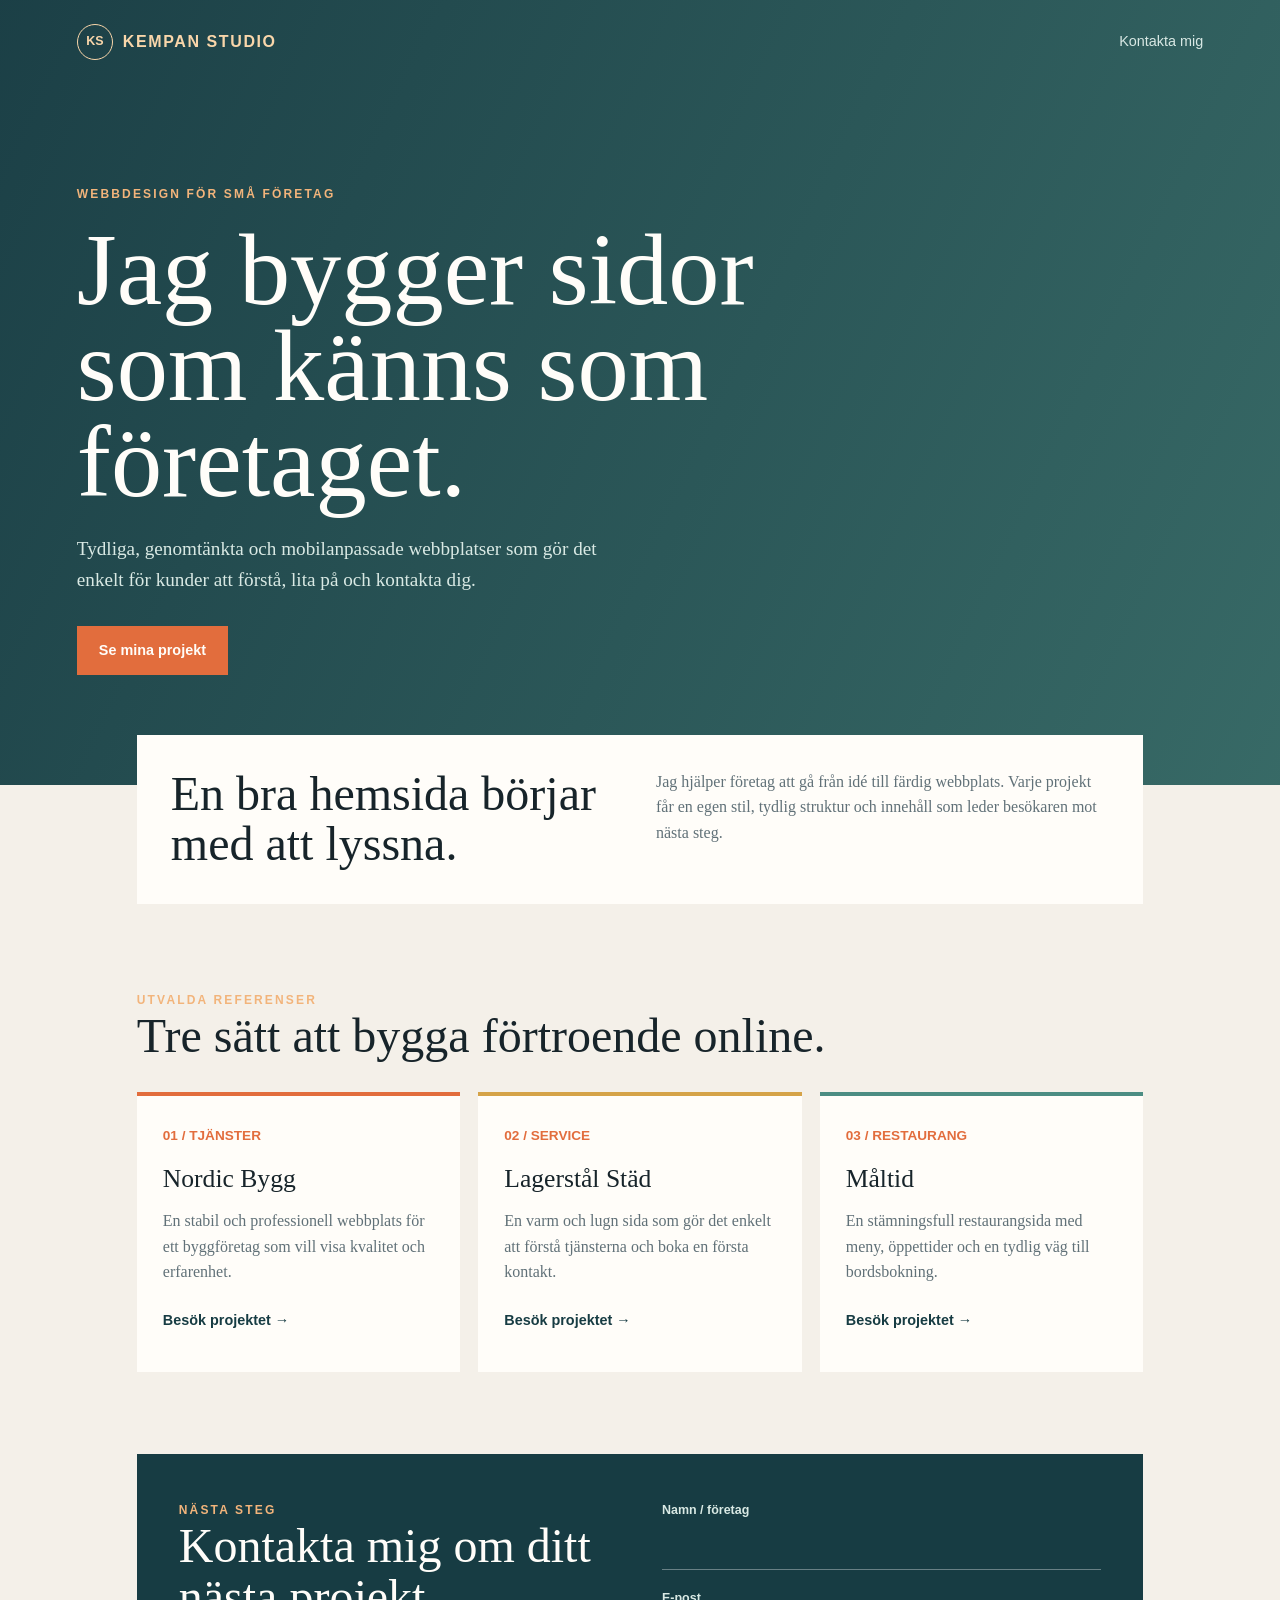
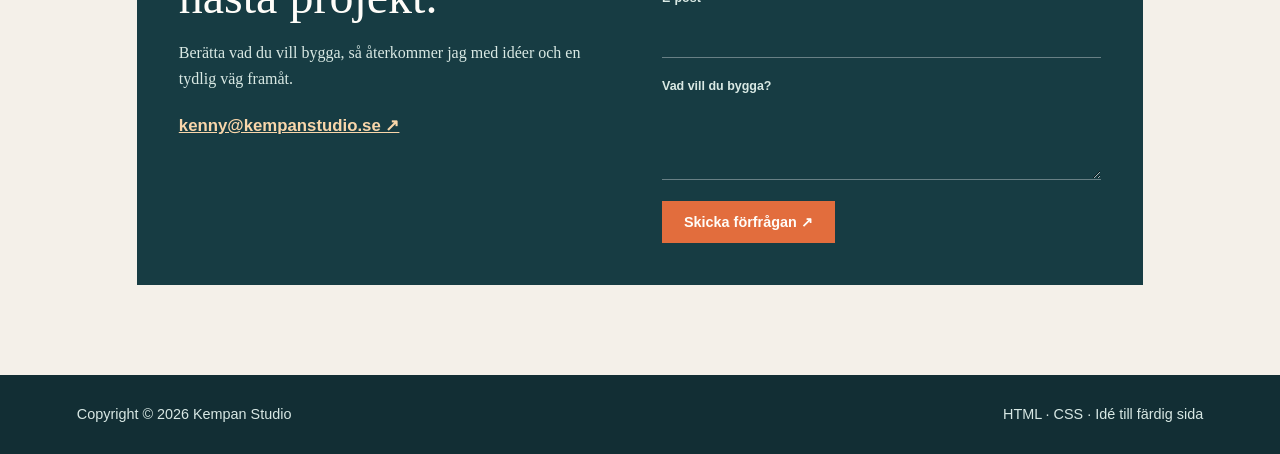
<file: min första hemsida/index.html>
<!doctype html>
<html lang="sv">
<head>
  <meta charset="utf-8">
  <meta name="viewport" content="width=device-width, initial-scale=1">
  <meta name="description" content="Kenny skapar tydliga, moderna och mobilanpassade hemsidor för företag.">
  <title>Kenny | Webbdesign för företag</title>
  <style>
    :root { --ink: #17242a; --muted: #617178; --paper: #f4f0e9; --white: #fffdf9; --accent: #e26d3d; --dark: #173c43; --line: #dfd7ca; }
    * { box-sizing: border-box; }
    body { margin: 0; color: var(--ink); background: var(--paper); font-family: Georgia, 'Times New Roman', serif; line-height: 1.6; }
    a { color: inherit; }
    header { padding: 24px 6vw 110px; color: var(--white); background: linear-gradient(115deg, rgba(23,60,67,.98), rgba(35,91,88,.9)); }
    nav, main, footer > div { max-width: 1160px; margin: 0 auto; }
    nav { display: flex; margin-bottom: 120px; align-items: center; justify-content: space-between; }
    .brand { display: inline-flex; align-items: center; gap: 10px; color: #f9d6aa; font-family: Arial, sans-serif; font-weight: 700; letter-spacing: .1em; text-decoration: none; text-transform: uppercase; }
    .logo-mark { display: inline-grid; width: 36px; height: 36px; place-items: center; border: 1px solid #f9d6aa; border-radius: 50%; color: #f9d6aa; font-size: .78rem; letter-spacing: 0; }
    nav a:last-child { color: #d8e8e4; font-family: Arial, sans-serif; font-size: .9rem; text-decoration: none; }
    .hero { max-width: 760px; }
    .eyebrow { color: #f2b47b; font-family: Arial, sans-serif; font-size: .75rem; font-weight: 700; letter-spacing: .18em; text-transform: uppercase; }
    h1 { max-width: 760px; margin: 16px 0 24px; font-size: clamp(3.1rem, 8vw, 6.8rem); font-weight: 400; line-height: .94; }
    .hero p { max-width: 570px; margin: 0 0 30px; color: #d9e9e4; font-size: 1.2rem; }
    .button { display: inline-block; padding: 13px 22px; color: var(--white); background: var(--accent); font-family: Arial, sans-serif; font-size: .9rem; font-weight: 700; text-decoration: none; }
    .button:hover { background: #bd4e2b; }
    main { margin-top: -50px; padding: 0 6vw 90px; }
    .intro { display: grid; grid-template-columns: 1fr 1fr; gap: 32px; padding: 34px; background: var(--white); }
    h2 { margin: 0; font-size: clamp(2rem, 4vw, 3rem); font-weight: 400; line-height: 1.05; }
    .intro p, .project p { margin: 0; color: var(--muted); }
    .work { padding-top: 82px; }
    .work-heading { margin-bottom: 30px; }
    .projects { display: grid; grid-template-columns: repeat(3, 1fr); gap: 18px; }
    .project { min-height: 280px; padding: 26px; border-top: 4px solid var(--accent); background: var(--white); }
    .project:nth-child(2) { border-color: #d5a348; }
    .project:nth-child(3) { border-color: #4c8d83; }
    .project-number { color: var(--accent); font-family: Arial, sans-serif; font-size: .85rem; font-weight: 700; }
    .project h3 { margin: 12px 0 8px; font-size: 1.6rem; font-weight: 400; }
    .project-link { display: inline-block; margin-top: 24px; color: var(--dark); font-family: Arial, sans-serif; font-size: .9rem; font-weight: 700; text-decoration: none; }
    .project-link:hover { color: var(--accent); }
    .contact { display: grid; grid-template-columns: 1fr 1fr; gap: 44px; margin-top: 82px; padding: 42px; color: var(--white); background: var(--dark); }
    .contact h2 { max-width: 430px; }
    .contact-copy { max-width: 430px; margin: 18px 0 22px; color: #d9e9e4; }
    .contact-email { color: #f9d6aa; font-family: Arial, sans-serif; font-size: 1.05rem; font-weight: 700; }
    .contact-form { display: grid; gap: 14px; }
    .contact-form label { color: #d9e9e4; font-family: Arial, sans-serif; font-size: .78rem; font-weight: 700; }
    .contact-form input, .contact-form textarea { width: 100%; padding: 11px 0; border: 0; border-bottom: 1px solid rgba(255,255,255,.35); color: var(--white); background: transparent; font: inherit; outline: 0; }
    .contact-form textarea { min-height: 82px; resize: vertical; }
    .contact-form input:focus, .contact-form textarea:focus { border-color: #f9d6aa; }
    .contact-form .button { border: 0; cursor: pointer; justify-self: start; }
    footer { padding: 28px 6vw; color: #d8e8e4; background: #122e34; font-family: Arial, sans-serif; font-size: .9rem; }
    footer > div { display: flex; justify-content: space-between; gap: 20px; }
    @media (max-width: 720px) { nav { margin-bottom: 90px; } .intro, .projects, .contact { grid-template-columns: 1fr; } .intro, .contact { padding: 26px; } footer > div { flex-wrap: wrap; } }
  </style>
</head>
<body>
  <header>
    <nav aria-label="Huvudmeny"><a class="brand" href="index.html"><span class="logo-mark" aria-hidden="true">KS</span>Kempan Studio</a><a href="#kontakt">Kontakta mig</a></nav>
    <div class="hero"><span class="eyebrow">Webbdesign för små företag</span><h1>Jag bygger sidor som känns som företaget.</h1><p>Tydliga, genomtänkta och mobilanpassade webbplatser som gör det enkelt för kunder att förstå, lita på och kontakta dig.</p><a class="button" href="#projekt">Se mina projekt</a></div>
  </header>
  <main>
    <section class="intro" aria-labelledby="intro-title"><h2 id="intro-title">En bra hemsida börjar med att lyssna.</h2><p>Jag hjälper företag att gå från idé till färdig webbplats. Varje projekt får en egen stil, tydlig struktur och innehåll som leder besökaren mot nästa steg.</p></section>
    <section class="work" id="projekt" aria-labelledby="work-title"><div class="work-heading"><span class="eyebrow">Utvalda referenser</span><h2 id="work-title">Tre sätt att bygga förtroende online.</h2></div><div class="projects">
      <article class="project"><span class="project-number">01 / TJÄNSTER</span><h3>Nordic Bygg</h3><p>En stabil och professionell webbplats för ett byggföretag som vill visa kvalitet och erfarenhet.</p><a class="project-link" href="bygg/index.html">Besök projektet →</a></article>
      <article class="project"><span class="project-number">02 / SERVICE</span><h3>Lagerstål Städ</h3><p>En varm och lugn sida som gör det enkelt att förstå tjänsterna och boka en första kontakt.</p><a class="project-link" href="städ/index.html">Besök projektet →</a></article>
      <article class="project"><span class="project-number">03 / RESTAURANG</span><h3>Måltid</h3><p>En stämningsfull restaurangsida med meny, öppettider och en tydlig väg till bordsbokning.</p><a class="project-link" href="restaurang/index.html">Besök projektet →</a></article>
    </div></section>
    <section class="contact" id="kontakt" aria-labelledby="contact-title"><div><span class="eyebrow">Nästa steg</span><h2 id="contact-title">Kontakta mig om ditt nästa projekt.</h2><p class="contact-copy">Berätta vad du vill bygga, så återkommer jag med idéer och en tydlig väg framåt.</p><a class="contact-email" href="mailto:kenny@kempanstudio.se">kenny@kempanstudio.se ↗</a></div><form class="contact-form" action="mailto:kenny@kempanstudio.se" method="post" enctype="text/plain"><div><label for="name">Namn / företag</label><input id="name" name="name" type="text" required></div><div><label for="email">E-post</label><input id="email" name="email" type="email" required></div><div><label for="message">Vad vill du bygga?</label><textarea id="message" name="message" required></textarea></div><button class="button" type="submit">Skicka förfrågan ↗</button></form></section>
  </main>
  <footer><div><span>Copyright &copy; 2026 Kempan Studio</span><span>HTML · CSS · Idé till färdig sida</span></div></footer>
</body>
</html>
</file>
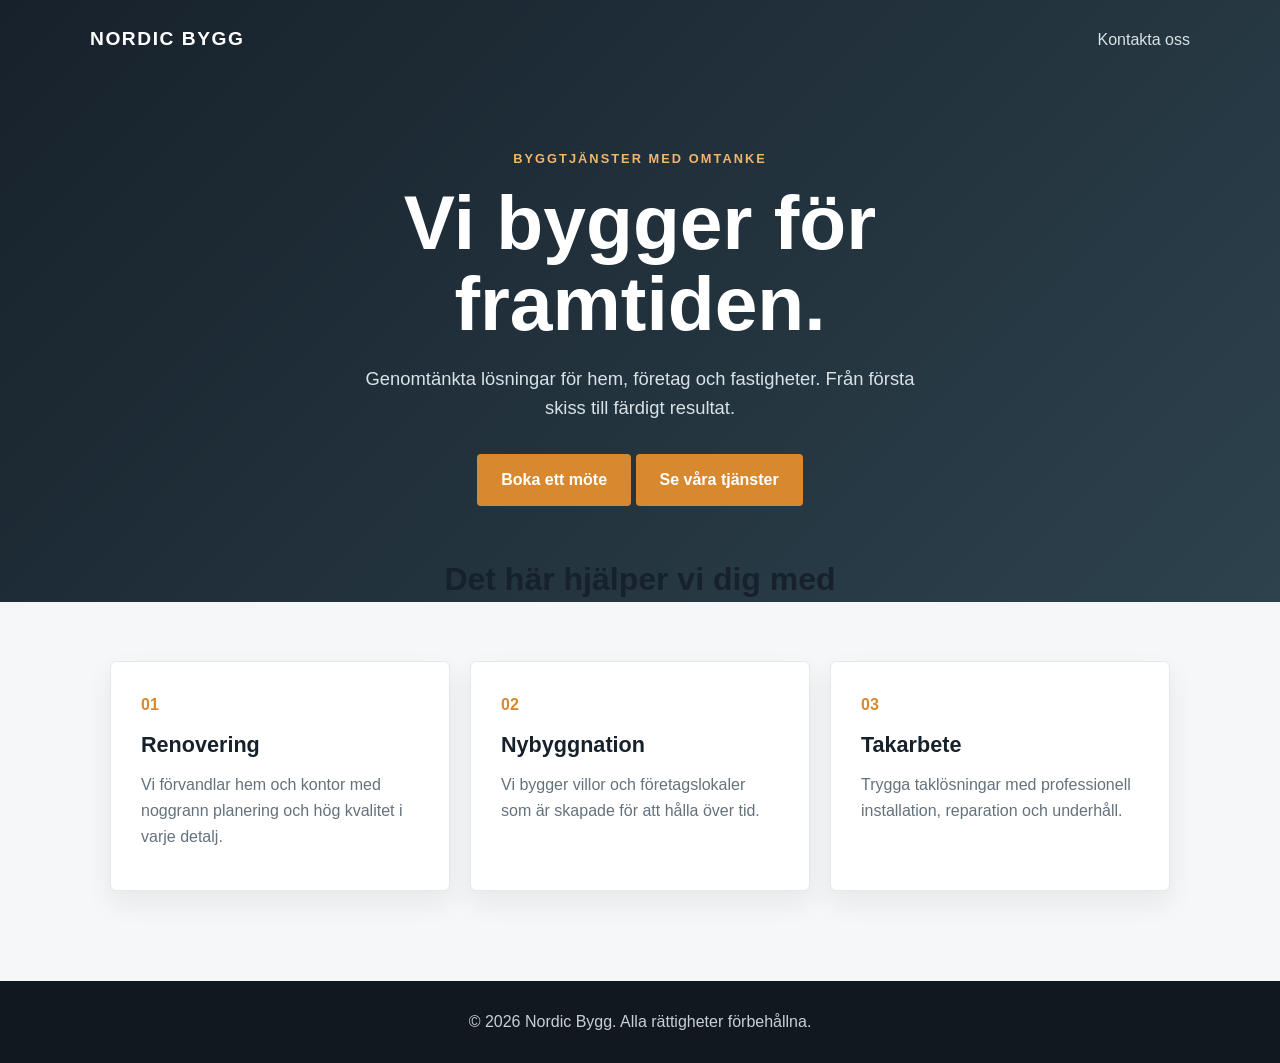
<file: min första hemsida/bygg/index.html>
<!DOCTYPE html>
<html lang="sv">
<head>
    <meta charset="UTF-8">
    <meta name="viewport" content="width=device-width, initial-scale=1.0">
    <meta name="description" content="Nordic Bygg erbjuder pålitliga byggtjänster för hem och företag.">
    <title>Nordic Bygg | Vi bygger för framtiden</title>
    <style>
        :root {
            --ink: #17212b;
            --muted: #64727d;
            --paper: #f5f7f8;
            --white: #ffffff;
            --accent: #d8892f;
            --accent-dark: #b96d1c;
            --line: #e3e8eb;
        }

        * {
            box-sizing: border-box;
        }

        body {
            margin: 0;
            color: var(--ink);
            font-family: Arial, sans-serif;
            background: var(--paper);
            line-height: 1.6;
        }

        .hero {
            color: var(--white);
            text-align: center;
            padding: 24px 20px 96px;
            background: linear-gradient(135deg, #17212b 0%, #2d424d 100%);
        }

        nav {
            display: flex;
            max-width: 1100px;
            margin: 0 auto 90px;
            align-items: center;
            justify-content: space-between;
        }

        .brand {
            color: var(--white);
            font-size: 1.2rem;
            font-weight: 700;
            letter-spacing: 0.08em;
            text-decoration: none;
            text-transform: uppercase;
        }

        .nav-link {
            color: #d9e2e6;
            text-decoration: none;
        }

        .nav-link:hover {
            color: var(--white);
        }

        .eyebrow {
            color: #f1b66b;
            font-size: 0.8rem;
            font-weight: 700;
            letter-spacing: 0.16em;
            text-transform: uppercase;
        }

        h1 {
            max-width: 760px;
            margin: 12px auto 20px;
            font-size: clamp(2.6rem, 6vw, 5rem);
            line-height: 1.05;
        }

        .hero p {
            max-width: 560px;
            margin: 0 auto 32px;
            color: #d9e2e6;
            font-size: 1.15rem;
        }

        .button {
            display: inline-block;
            padding: 13px 24px;
            border-radius: 4px;
            color: var(--white);
            background: var(--accent);
            font-weight: 700;
            text-decoration: none;
        }

        .button:hover {
            background: var(--accent-dark);
        }

        .services {
            display: grid;
            grid-template-columns: repeat(3, 1fr);
            gap: 20px;
            max-width: 1100px;
            margin: -48px auto 0;
            padding: 0 20px 90px;
        }

        .card {
            min-height: 230px;
            padding: 30px;
            border: 1px solid var(--line);
            border-radius: 6px;
            background: var(--white);
            box-shadow: 0 12px 28px rgba(23, 33, 43, 0.07);
        }

        .card-number {
            color: var(--accent);
            font-weight: 700;
        }

        h2 {
            grid-column: 1 / -1;
            margin: 0 auto 36px;
            text-align: center;
            font-size: 2rem;
        }

        h3 {
            margin: 10px 0;
            font-size: 1.35rem;
        }

        .card p {
            margin: 0;
            color: var(--muted);
        }

        footer {
            padding: 28px 20px;
            color: #c7d0d5;
            text-align: center;
            background: #11191f;
        }

        footer p {
            margin: 0;
        }

        @media (max-width: 700px) {
            .hero {
                padding-bottom: 82px;
            }

            nav {
                margin-bottom: 70px;
            }

            .services {
                grid-template-columns: 1fr;
                padding-bottom: 60px;
            }
        }
    </style>
</head>
<body>
    <header class="hero">
        <nav aria-label="Huvudmeny">
            <a class="brand" href="index.html">Nordic Bygg</a>
            <a class="nav-link" href="kontakt.html">Kontakta oss</a>
        </nav>
        <span class="eyebrow">Byggtjänster med omtanke</span>
        <h1>Vi bygger för framtiden.</h1>
        <p>Genomtänkta lösningar för hem, företag och fastigheter. Från första skiss till färdigt resultat.</p>
        <a class="button" href="kontakt.html">Boka ett möte</a>
        <a class="button" href="tjanster.html">Se våra tjänster</a>
    </header>

    <main>
        <section class="services" aria-labelledby="services-title">
            <h2 id="services-title">Det här hjälper vi dig med</h2>
            <article class="card">
                <span class="card-number">01</span>
                <h3>Renovering</h3>
                <p>Vi förvandlar hem och kontor med noggrann planering och hög kvalitet i varje detalj.</p>
            </article>
            <article class="card">
                <span class="card-number">02</span>
                <h3>Nybyggnation</h3>
                <p>Vi bygger villor och företagslokaler som är skapade för att hålla över tid.</p>
            </article>
            <article class="card">
                <span class="card-number">03</span>
                <h3>Takarbete</h3>
                <p>Trygga taklösningar med professionell installation, reparation och underhåll.</p>
            </article>
        </section>
    </main>

    <footer>
        <p>&copy; 2026 Nordic Bygg. Alla rättigheter förbehållna.</p>
    </footer>
</body>
</html>
</file>
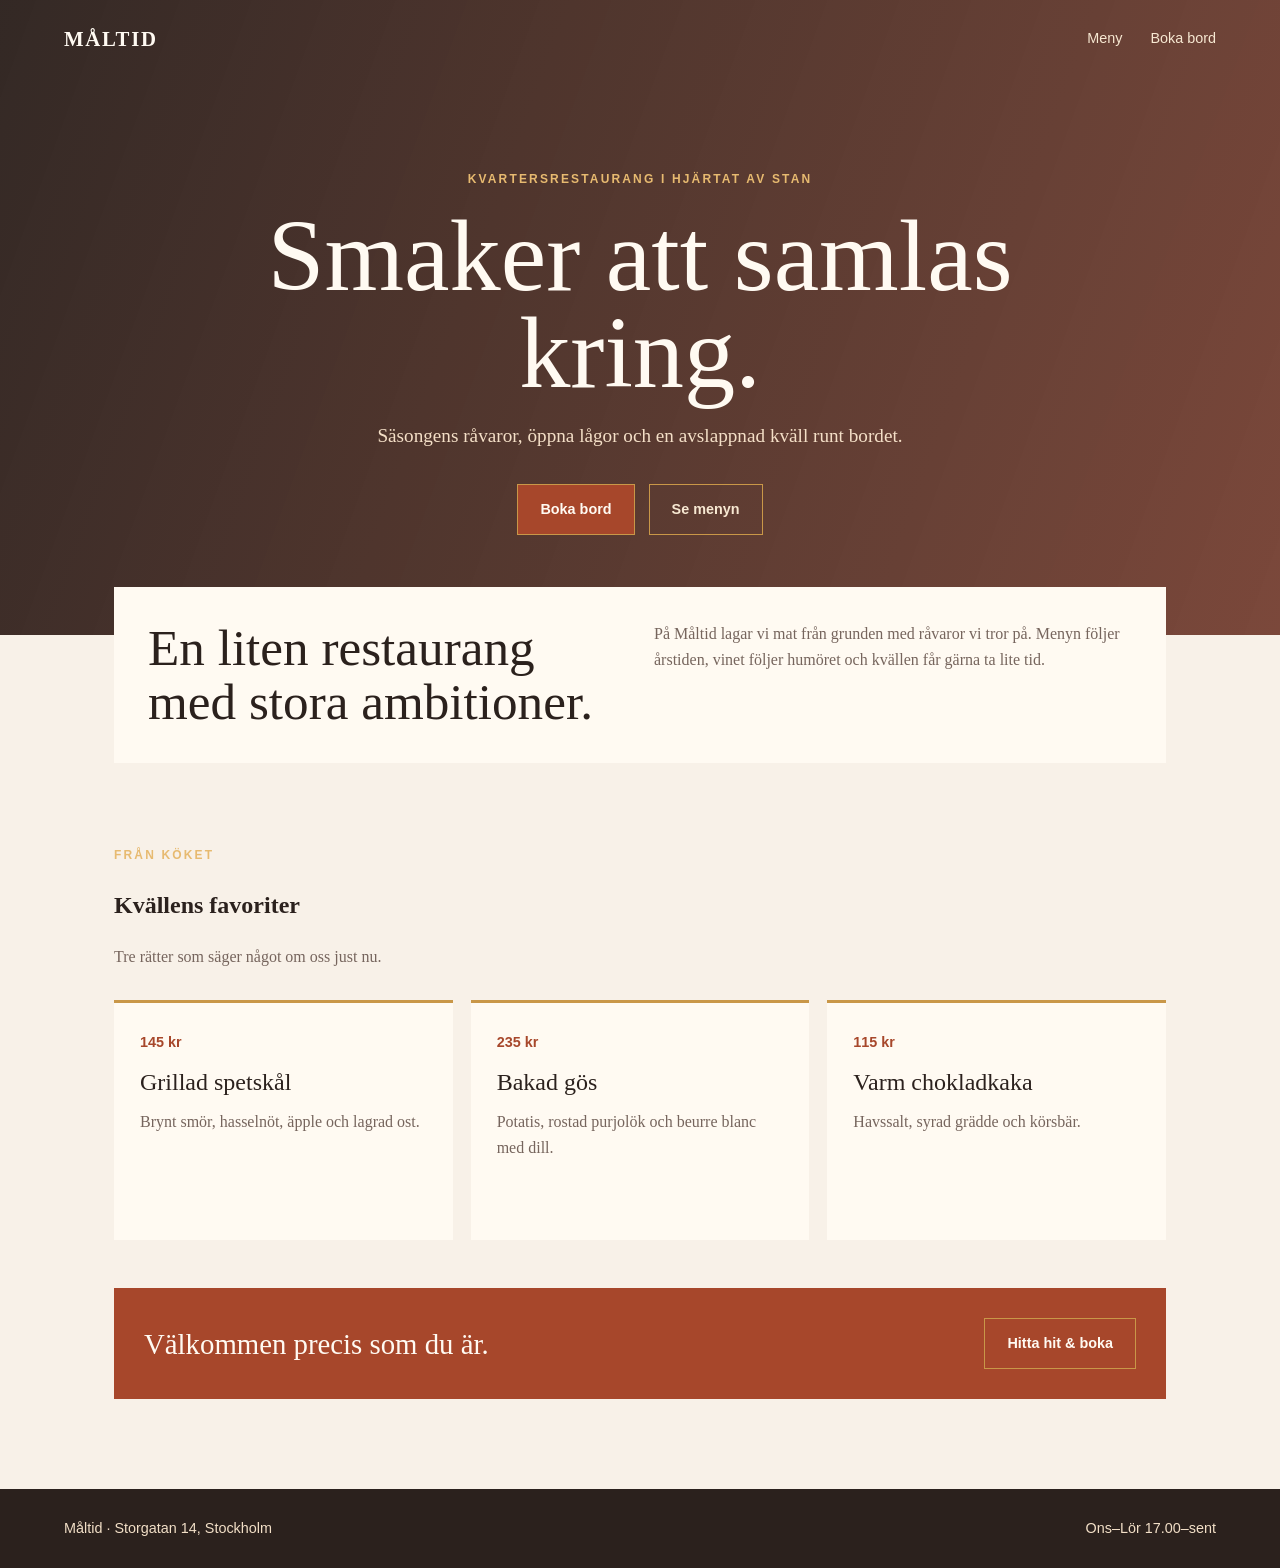
<file: min första hemsida/restaurang/index.html>
<!doctype html>
<html lang="sv">
<head>
  <meta charset="utf-8">
  <meta name="viewport" content="width=device-width, initial-scale=1">
  <meta name="description" content="Måltid är en kvartersrestaurang med säsongens smaker, nordiska råvaror och varm service.">
  <title>Måltid | Kvartersmat med karaktär</title>
  <link rel="stylesheet" href="styles.css">
</head>
<body>
  <header class="site-header">
    <nav aria-label="Huvudmeny">
      <a class="brand" href="index.html">Måltid</a>
      <div class="nav-links"><a href="meny.html">Meny</a><a href="kontakt.html">Boka bord</a></div>
    </nav>
    <div class="hero-content">
      <span class="eyebrow">Kvartersrestaurang i hjärtat av stan</span>
      <h1>Smaker att samlas kring.</h1>
      <p>Säsongens råvaror, öppna lågor och en avslappnad kväll runt bordet.</p>
      <a class="button" href="kontakt.html">Boka bord</a>
      <a class="button button-light" href="meny.html">Se menyn</a>
    </div>
  </header>
  <main>
    <section class="intro" aria-labelledby="intro-title">
      <h2 id="intro-title">En liten restaurang med stora ambitioner.</h2>
      <p>På Måltid lagar vi mat från grunden med råvaror vi tror på. Menyn följer årstiden, vinet följer humöret och kvällen får gärna ta lite tid.</p>
    </section>
    <section class="section" aria-labelledby="signature-title">
      <div class="section-heading"><span class="eyebrow">Från köket</span><h2 id="signature-title">Kvällens favoriter</h2><p>Tre rätter som säger något om oss just nu.</p></div>
      <div class="menu-grid">
        <article class="menu-card"><span class="price">145 kr</span><h3>Grillad spetskål</h3><p>Brynt smör, hasselnöt, äpple och lagrad ost.</p></article>
        <article class="menu-card"><span class="price">235 kr</span><h3>Bakad gös</h3><p>Potatis, rostad purjolök och beurre blanc med dill.</p></article>
        <article class="menu-card"><span class="price">115 kr</span><h3>Varm chokladkaka</h3><p>Havssalt, syrad grädde och körsbär.</p></article>
      </div>
    </section>
    <section class="callout"><h2>Välkommen precis som du är.</h2><a class="button" href="kontakt.html">Hitta hit & boka</a></section>
  </main>
  <footer><div class="footer-inner"><span>Måltid · Storgatan 14, Stockholm</span><span>Ons–Lör 17.00–sent</span></div></footer>
</body>
</html>
</file>
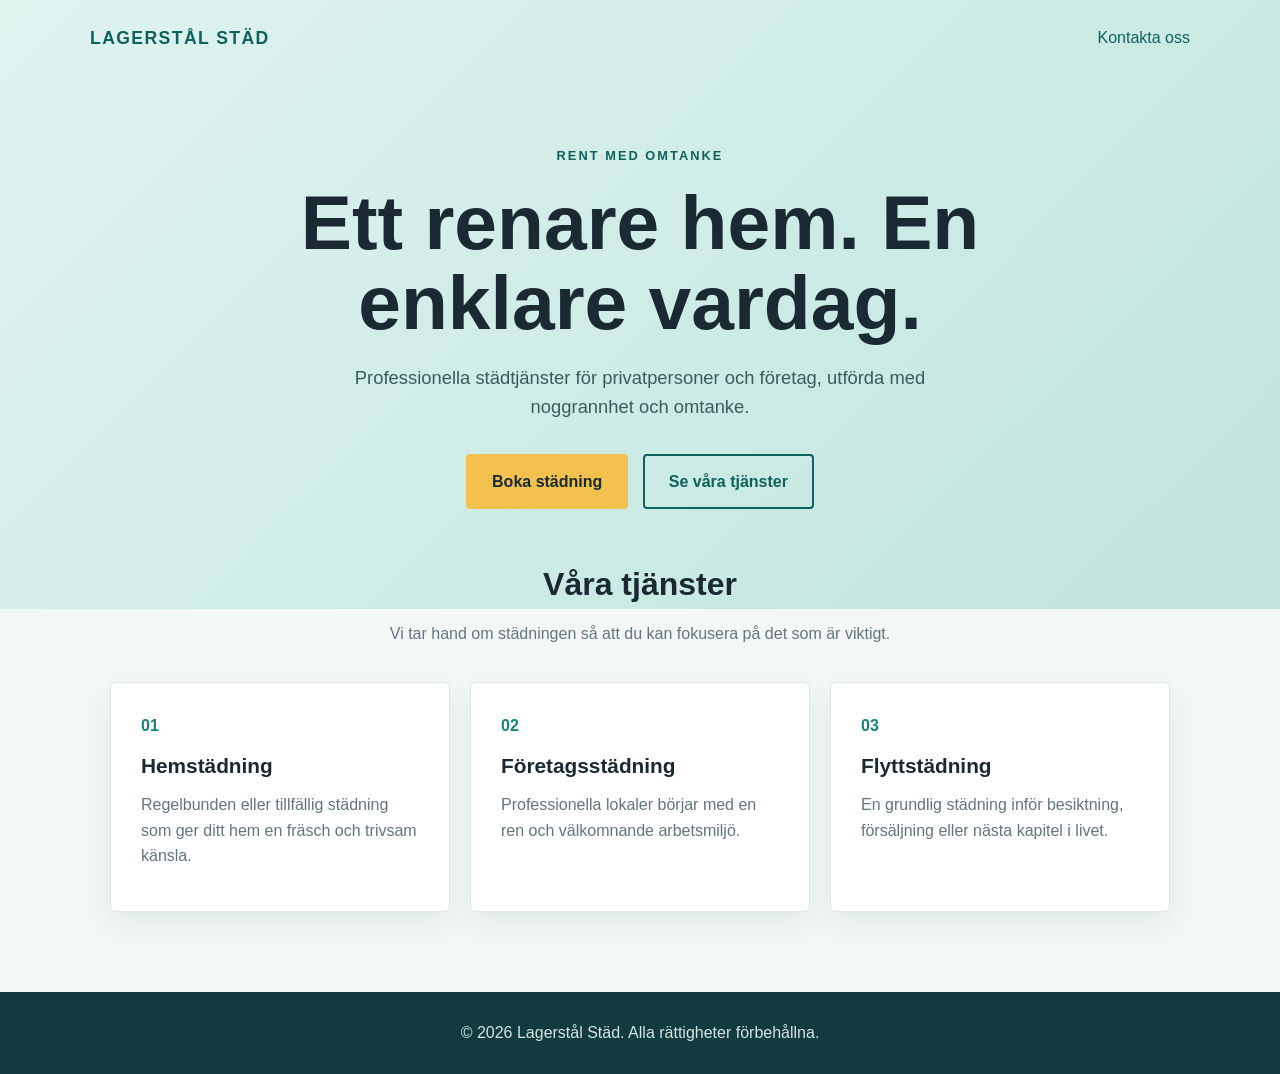
<file: min första hemsida/städ/index.html>
<!DOCTYPE html>
<html lang="sv">
<head>
  <meta charset="UTF-8">
  <meta name="viewport" content="width=device-width, initial-scale=1.0">
  <meta name="description" content="Lagerstål Städ erbjuder noggranna städtjänster för hem och företag.">
  <title>Lagerstål Städ | Rent med omtanke</title>
  <style>
    :root {
      --ink: #1b2933;
      --muted: #64747d;
      --paper: #f3f8f7;
      --white: #ffffff;
      --teal: #168277;
      --teal-dark: #0f625b;
      --yellow: #f2c14e;
      --line: #dce9e6;
    }

    * {
      box-sizing: border-box;
    }

    body {
      margin: 0;
      color: var(--ink);
      font-family: Arial, sans-serif;
      background: var(--paper);
      line-height: 1.6;
    }

    .hero {
      padding: 24px 20px 100px;
      color: var(--ink);
      background: linear-gradient(135deg, #dff3ef, #bfe5de);
    }

    nav {
      display: flex;
      max-width: 1100px;
      margin: 0 auto 90px;
      align-items: center;
      justify-content: space-between;
    }

    .brand {
      color: var(--teal-dark);
      font-size: 1.1rem;
      font-weight: 700;
      letter-spacing: 0.08em;
      text-decoration: none;
      text-transform: uppercase;
    }

    .nav-link {
      color: var(--teal-dark);
      text-decoration: none;
    }

    .nav-link:hover {
      color: var(--ink);
    }

    .hero-content {
      max-width: 760px;
      margin: 0 auto;
      text-align: center;
    }

    .eyebrow {
      color: var(--teal-dark);
      font-size: 0.8rem;
      font-weight: 700;
      letter-spacing: 0.16em;
      text-transform: uppercase;
    }

    h1 {
      margin: 14px 0 20px;
      font-size: clamp(2.5rem, 6vw, 4.8rem);
      line-height: 1.05;
    }

    .hero p {
      max-width: 590px;
      margin: 0 auto 32px;
      color: #385c5d;
      font-size: 1.15rem;
    }

    .button {
      display: inline-block;
      padding: 13px 24px;
      border: 2px solid transparent;
      border-radius: 4px;
      color: var(--ink);
      background: var(--yellow);
      font-weight: 700;
      text-decoration: none;
    }

    .button:hover {
      background: #ffd86d;
    }

    .button-light {
      margin-left: 10px;
      border-color: var(--teal-dark);
      color: var(--teal-dark);
      background: transparent;
    }

    .button-light:hover {
      background: rgba(255, 255, 255, 0.5);
    }

    main {
      max-width: 1100px;
      margin: -50px auto 0;
      padding: 0 20px 80px;
    }

    h2 {
      margin: 0 0 10px;
      text-align: center;
      font-size: 2rem;
    }

    .section-intro {
      margin: 0 auto 36px;
      color: var(--muted);
      text-align: center;
    }

    .services {
      display: grid;
      grid-template-columns: repeat(3, 1fr);
      gap: 20px;
    }

    .card {
      min-height: 230px;
      padding: 30px;
      border: 1px solid var(--line);
      border-radius: 6px;
      background: var(--white);
      box-shadow: 0 12px 28px rgba(18, 59, 64, 0.08);
    }

    .card-number {
      color: var(--teal);
      font-weight: 700;
    }

    h3 {
      margin: 10px 0;
      font-size: 1.3rem;
    }

    .card p {
      margin: 0;
      color: var(--muted);
    }

    footer {
      padding: 28px 20px;
      color: #d6e4e2;
      text-align: center;
      background: #123b40;
    }

    footer p {
      margin: 0;
    }

    @media (max-width: 700px) {
      .hero {
        padding-bottom: 82px;
      }

      nav {
        margin-bottom: 70px;
      }

      .services {
        grid-template-columns: 1fr;
      }

      .button-light {
        margin-top: 12px;
        margin-left: 0;
      }
    }
  </style>
</head>
<body>
  <header class="hero">
    <nav aria-label="Huvudmeny">
      <a class="brand" href="index.html">Lagerstål Städ</a>
      <a class="nav-link" href="kontakt.html">Kontakta oss</a>
    </nav>

    <div class="hero-content">
      <span class="eyebrow">Rent med omtanke</span>
      <h1>Ett renare hem. En enklare vardag.</h1>
      <p>Professionella städtjänster för privatpersoner och företag, utförda med noggrannhet och omtanke.</p>
      <a class="button" href="kontakt.html">Boka städning</a>
      <a class="button button-light" href="tjanster.html">Se våra tjänster</a>
    </div>
  </header>

  <main>
    <section id="tjanster" aria-labelledby="services-title">
      <h2 id="services-title">Våra tjänster</h2>
      <p class="section-intro">Vi tar hand om städningen så att du kan fokusera på det som är viktigt.</p>
      <div class="services">
        <article class="card">
          <span class="card-number">01</span>
          <h3>Hemstädning</h3>
          <p>Regelbunden eller tillfällig städning som ger ditt hem en fräsch och trivsam känsla.</p>
        </article>
        <article class="card">
          <span class="card-number">02</span>
          <h3>Företagsstädning</h3>
          <p>Professionella lokaler börjar med en ren och välkomnande arbetsmiljö.</p>
        </article>
        <article class="card">
          <span class="card-number">03</span>
          <h3>Flyttstädning</h3>
          <p>En grundlig städning inför besiktning, försäljning eller nästa kapitel i livet.</p>
        </article>
      </div>
    </section>
  </main>

  <footer>
    <p>&copy; 2026 Lagerstål Städ. Alla rättigheter förbehållna.</p>
  </footer>
</body>
</html>
</file>
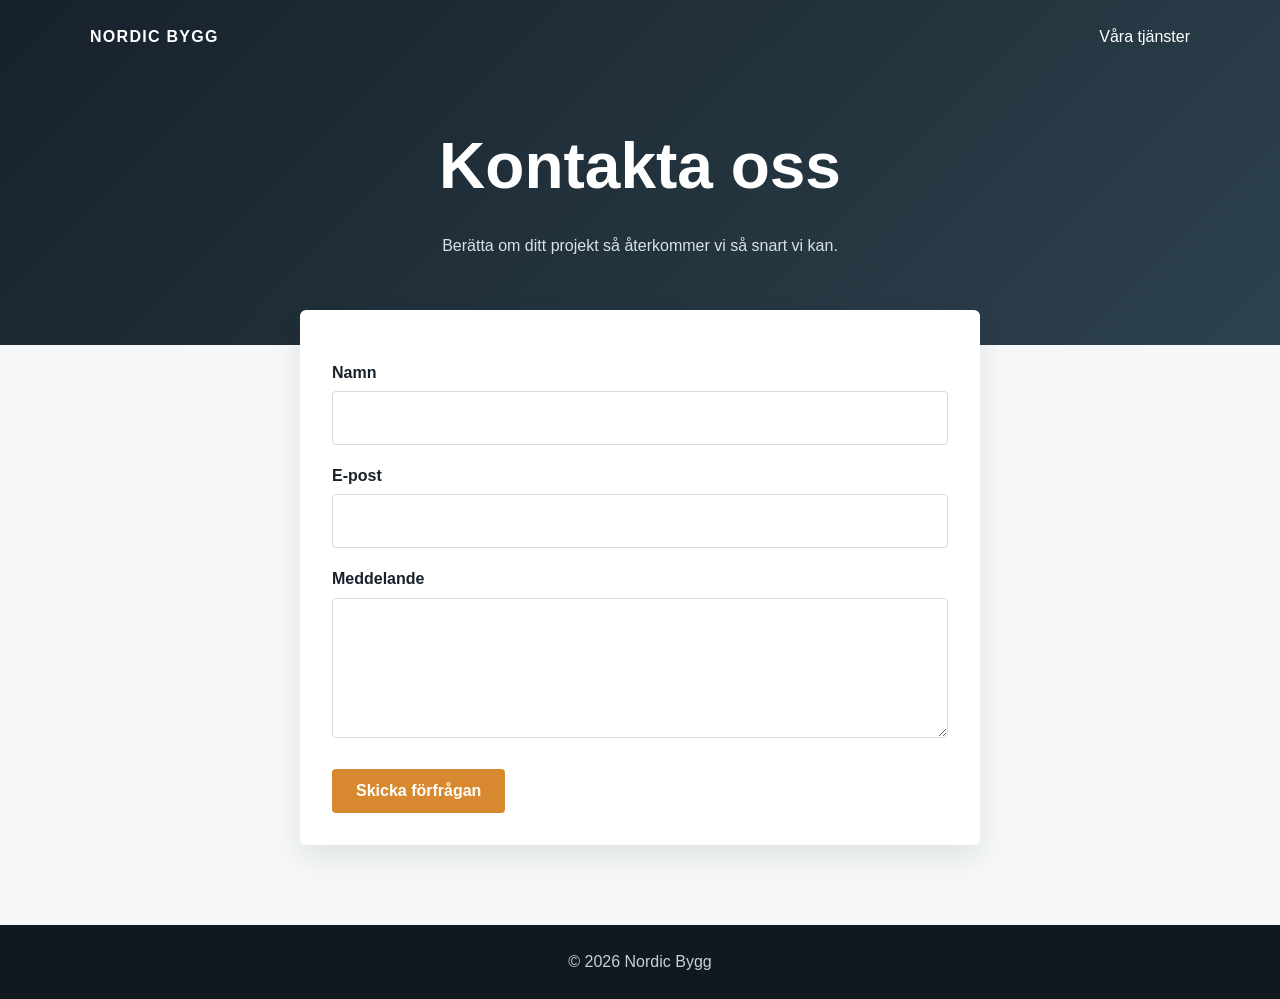
<file: min första hemsida/bygg/kontakt.html>
<!DOCTYPE html>
<html lang="sv">
<head>
  <meta charset="UTF-8">
  <meta name="viewport" content="width=device-width, initial-scale=1.0">
  <title>Kontakta Nordic Bygg</title>
  <style>
    :root { --ink: #17212b; --muted: #64727d; --paper: #f5f7f8; --white: #fff; --accent: #d8892f; --dark: #2d424d; }
    * { box-sizing: border-box; }
    body { margin: 0; color: var(--ink); font-family: Arial, sans-serif; background: var(--paper); line-height: 1.6; }
    header { padding: 24px 20px 70px; color: var(--white); text-align: center; background: linear-gradient(135deg, #17212b, var(--dark)); }
    nav { display: flex; max-width: 1100px; margin: 0 auto 65px; justify-content: space-between; align-items: center; }
    nav a { color: var(--white); text-decoration: none; }
    .brand { font-weight: 700; letter-spacing: .08em; text-transform: uppercase; }
    h1 { margin: 0; font-size: clamp(2.3rem, 5vw, 4rem); }
    header p { color: #d9e2e6; }
    main { max-width: 720px; margin: -35px auto 0; padding: 0 20px 80px; }
    form { padding: 32px; border-radius: 6px; background: var(--white); box-shadow: 0 12px 28px rgba(23, 33, 43, .09); }
    label { display: block; margin: 18px 0 6px; font-weight: 700; }
    input, textarea { width: 100%; padding: 13px; border: 1px solid #d5dde1; border-radius: 4px; font: inherit; }
    textarea { min-height: 140px; resize: vertical; }
    button { margin-top: 24px; padding: 13px 24px; border: 0; border-radius: 4px; color: var(--white); background: var(--accent); font-weight: 700; font-size: 1rem; cursor: pointer; }
    button:hover { background: #b96d1c; }
    footer { padding: 24px; color: #c7d0d5; text-align: center; background: #11191f; }
    footer p { margin: 0; }
  </style>
</head>
<body>
  <header>
    <nav aria-label="Huvudmeny">
      <a class="brand" href="index.html">Nordic Bygg</a>
      <a href="tjanster.html">Våra tjänster</a>
    </nav>
    <h1>Kontakta oss</h1>
    <p>Berätta om ditt projekt så återkommer vi så snart vi kan.</p>
  </header>

  <main>
    <form action="mailto:kontakt@nordicbygg.se" method="post" enctype="text/plain">
      <label for="name">Namn</label>
      <input id="name" name="name" type="text" required>

      <label for="email">E-post</label>
      <input id="email" name="email" type="email" required>

      <label for="message">Meddelande</label>
      <textarea id="message" name="message" required></textarea>

      <button type="submit">Skicka förfrågan</button>
    </form>
  </main>

  <footer><p>&copy; 2026 Nordic Bygg</p></footer>
</body>
</html>
</file>
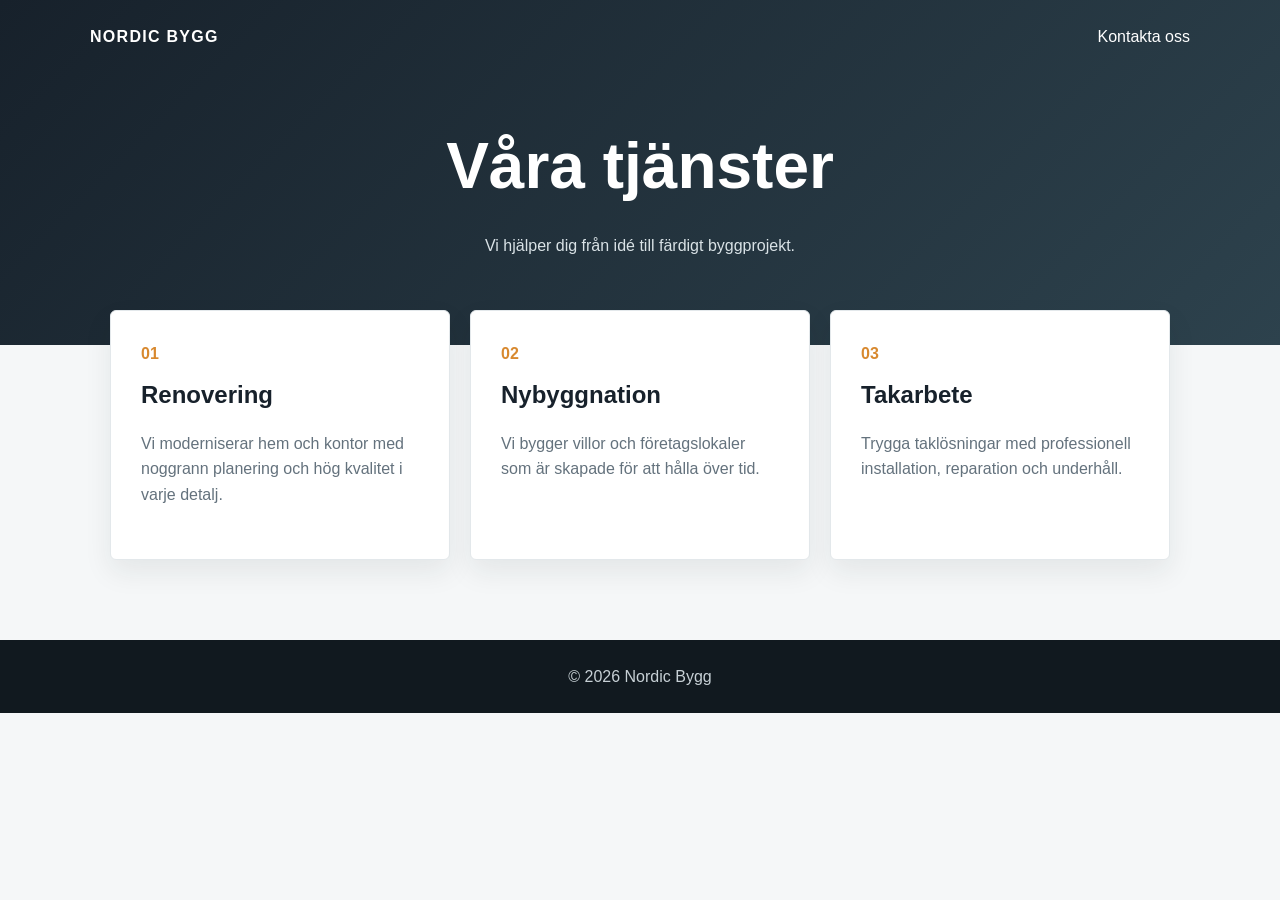
<file: min första hemsida/bygg/tjanster.html>
<!DOCTYPE html>
<html lang="sv">
<head>
  <meta charset="UTF-8">
  <meta name="viewport" content="width=device-width, initial-scale=1.0">
  <title>Nordic Bygg | Våra tjänster</title>
  <style>
    :root { --ink: #17212b; --muted: #64727d; --paper: #f5f7f8; --white: #fff; --accent: #d8892f; --dark: #2d424d; --line: #e3e8eb; }
    * { box-sizing: border-box; }
    body { margin: 0; color: var(--ink); font-family: Arial, sans-serif; background: var(--paper); line-height: 1.6; }
    header { padding: 24px 20px 70px; color: var(--white); text-align: center; background: linear-gradient(135deg, #17212b, var(--dark)); }
    nav { display: flex; max-width: 1100px; margin: 0 auto 65px; justify-content: space-between; align-items: center; }
    nav a { color: var(--white); text-decoration: none; }
    .brand { font-weight: 700; letter-spacing: .08em; text-transform: uppercase; }
    h1 { margin: 0; font-size: clamp(2.3rem, 5vw, 4rem); }
    header p { color: #d9e2e6; }
    main { max-width: 1100px; margin: -35px auto 0; padding: 0 20px 80px; }
    .services { display: grid; grid-template-columns: repeat(3, 1fr); gap: 20px; }
    .card { min-height: 250px; padding: 30px; border: 1px solid var(--line); border-radius: 6px; background: var(--white); box-shadow: 0 12px 28px rgba(23, 33, 43, .08); }
    .number { color: var(--accent); font-weight: 700; }
    h2 { margin: 10px 0; }
    .card p { color: var(--muted); }
    footer { padding: 24px; color: #c7d0d5; text-align: center; background: #11191f; }
    footer p { margin: 0; }
    @media (max-width: 700px) { .services { grid-template-columns: 1fr; } }
  </style>
</head>
<body>
  <header>
    <nav aria-label="Huvudmeny">
      <a class="brand" href="index.html">Nordic Bygg</a>
      <a href="kontakt.html">Kontakta oss</a>
    </nav>
    <h1>Våra tjänster</h1>
    <p>Vi hjälper dig från idé till färdigt byggprojekt.</p>
  </header>

  <main>
    <section class="services" aria-label="Nordic Byggs tjänster">
      <article class="card"><span class="number">01</span><h2>Renovering</h2><p>Vi moderniserar hem och kontor med noggrann planering och hög kvalitet i varje detalj.</p></article>
      <article class="card"><span class="number">02</span><h2>Nybyggnation</h2><p>Vi bygger villor och företagslokaler som är skapade för att hålla över tid.</p></article>
      <article class="card"><span class="number">03</span><h2>Takarbete</h2><p>Trygga taklösningar med professionell installation, reparation och underhåll.</p></article>
    </section>
  </main>

  <footer><p>&copy; 2026 Nordic Bygg</p></footer>
</body>
</html>
</file>
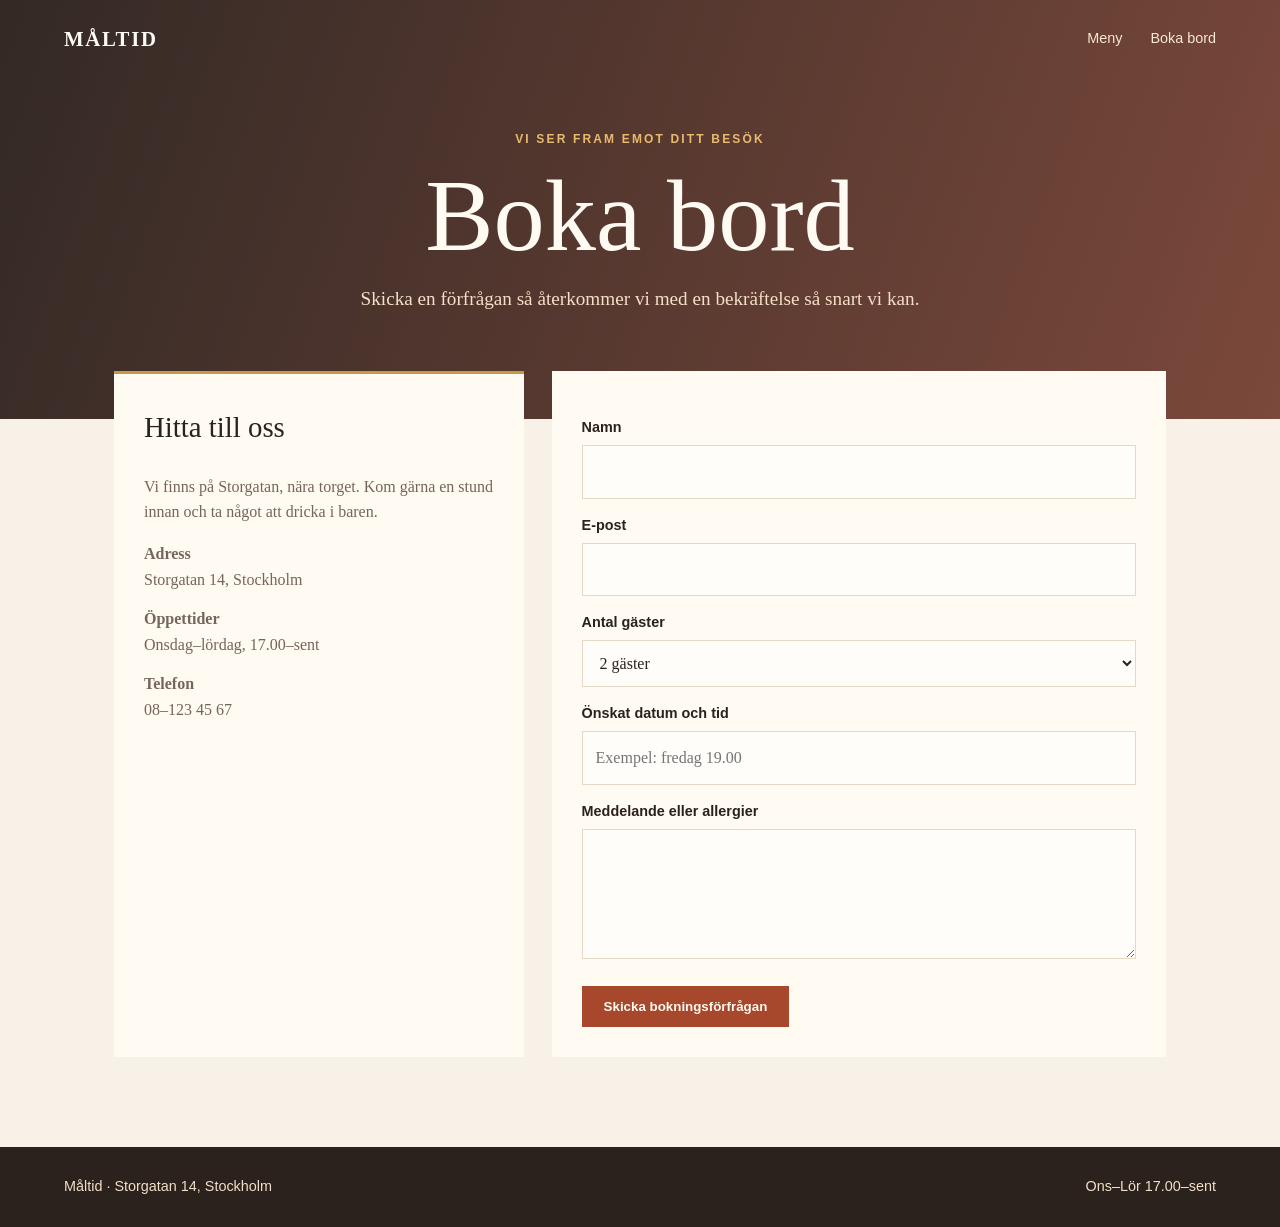
<file: min första hemsida/restaurang/kontakt.html>
<!doctype html>
<html lang="sv">
<head>
  <meta charset="utf-8">
  <meta name="viewport" content="width=device-width, initial-scale=1">
  <meta name="description" content="Boka bord eller kontakta Måltid i Stockholm.">
  <title>Måltid | Boka bord</title>
  <link rel="stylesheet" href="styles.css">
</head>
<body>
  <header class="site-header page-header">
    <nav aria-label="Huvudmeny"><a class="brand" href="index.html">Måltid</a><div class="nav-links"><a href="meny.html">Meny</a><a href="kontakt.html">Boka bord</a></div></nav>
    <div class="hero-content"><span class="eyebrow">Vi ser fram emot ditt besök</span><h1>Boka bord</h1><p>Skicka en förfrågan så återkommer vi med en bekräftelse så snart vi kan.</p></div>
  </header>
  <main>
    <div class="form-layout">
      <aside class="info-panel">
        <h2>Hitta till oss</h2>
        <p>Vi finns på Storgatan, nära torget. Kom gärna en stund innan och ta något att dricka i baren.</p>
        <ul class="info-list">
          <li><strong>Adress</strong><br>Storgatan 14, Stockholm</li>
          <li><strong>Öppettider</strong><br>Onsdag–lördag, 17.00–sent</li>
          <li><strong>Telefon</strong><br>08–123 45 67</li>
        </ul>
      </aside>
      <form action="mailto:boka@matid.se" method="post" enctype="text/plain">
        <label for="name">Namn</label><input id="name" name="name" type="text" autocomplete="name" required>
        <label for="email">E-post</label><input id="email" name="email" type="email" autocomplete="email" required>
        <label for="guests">Antal gäster</label><select id="guests" name="guests"><option>2 gäster</option><option>3 gäster</option><option>4 gäster</option><option>5 eller fler gäster</option></select>
        <label for="date">Önskat datum och tid</label><input id="date" name="date" type="text" placeholder="Exempel: fredag 19.00" required>
        <label for="message">Meddelande eller allergier</label><textarea id="message" name="message"></textarea>
        <button type="submit">Skicka bokningsförfrågan</button>
      </form>
    </div>
  </main>
  <footer><div class="footer-inner"><span>Måltid · Storgatan 14, Stockholm</span><span>Ons–Lör 17.00–sent</span></div></footer>
</body>
</html>
</file>
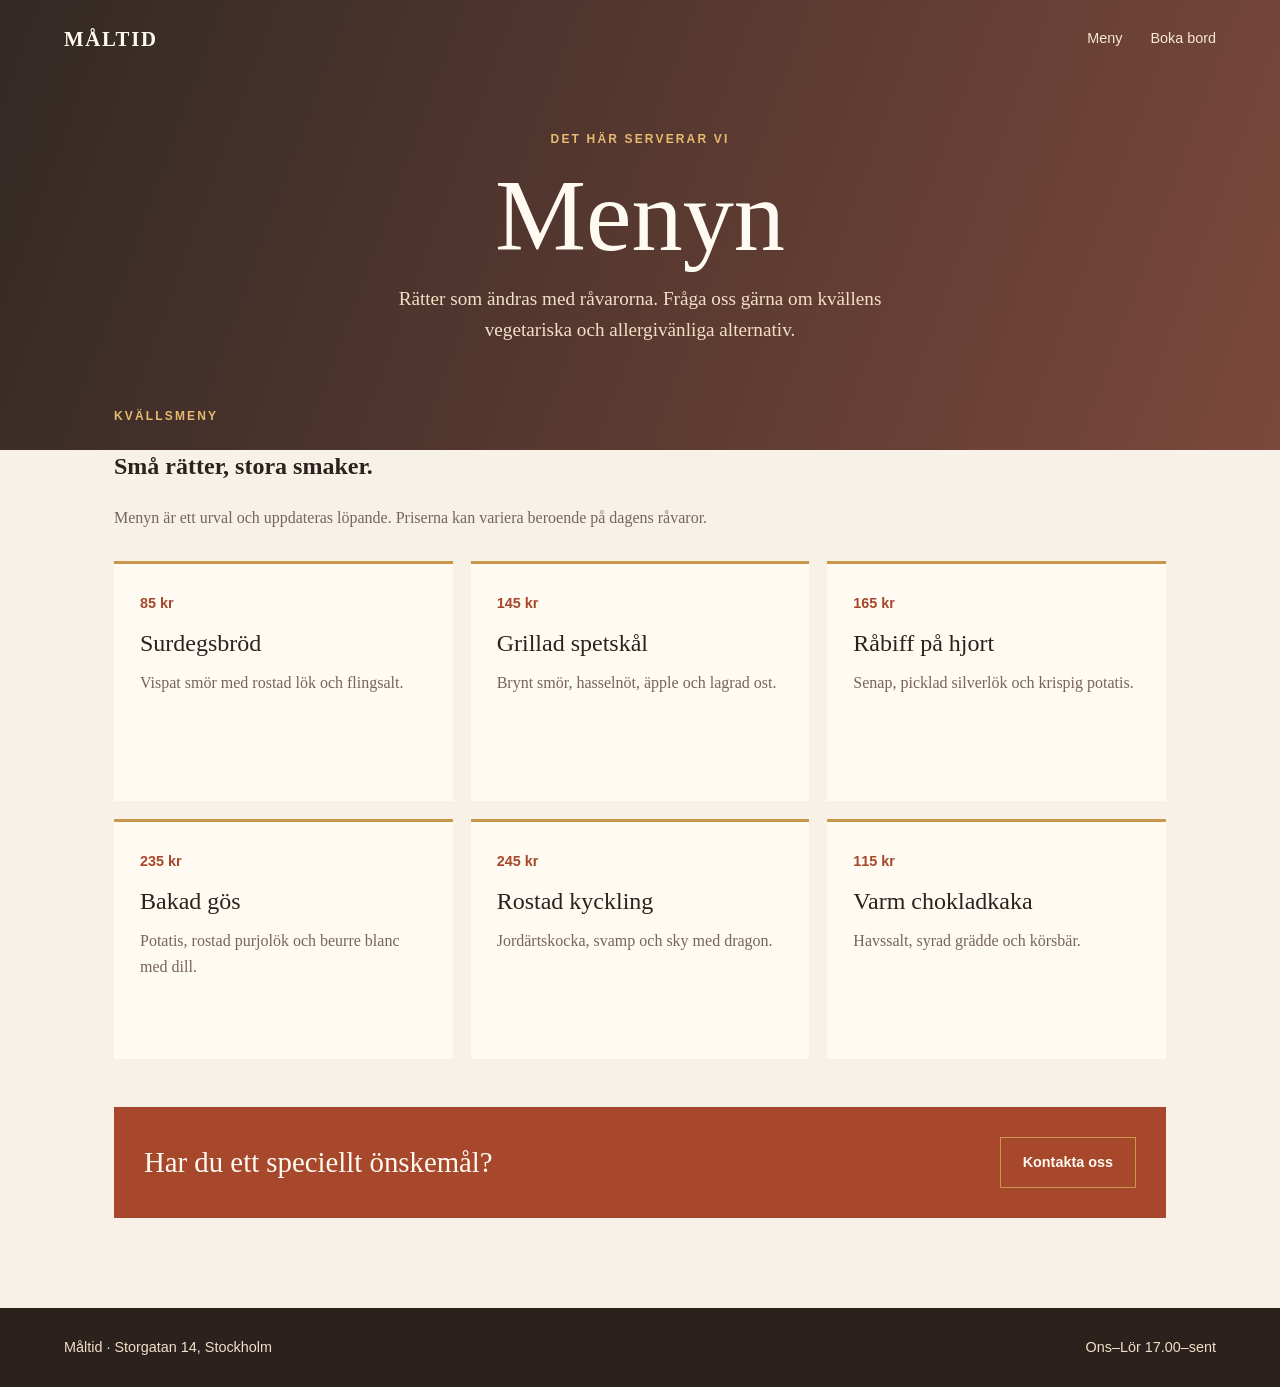
<file: min första hemsida/restaurang/meny.html>
<!doctype html>
<html lang="sv">
<head>
  <meta charset="utf-8">
  <meta name="viewport" content="width=device-width, initial-scale=1">
  <meta name="description" content="Se Måltids aktuella kvällsmeny.">
  <title>Måltid | Meny</title>
  <link rel="stylesheet" href="styles.css">
</head>
<body>
  <header class="site-header page-header">
    <nav aria-label="Huvudmeny"><a class="brand" href="index.html">Måltid</a><div class="nav-links"><a href="meny.html">Meny</a><a href="kontakt.html">Boka bord</a></div></nav>
    <div class="hero-content"><span class="eyebrow">Det här serverar vi</span><h1>Menyn</h1><p>Rätter som ändras med råvarorna. Fråga oss gärna om kvällens vegetariska och allergivänliga alternativ.</p></div>
  </header>
  <main>
    <section class="section-heading"><span class="eyebrow">Kvällsmeny</span><h2>Små rätter, stora smaker.</h2><p>Menyn är ett urval och uppdateras löpande. Priserna kan variera beroende på dagens råvaror.</p></section>
    <div class="menu-grid">
      <article class="menu-card"><span class="price">85 kr</span><h3>Surdegsbröd</h3><p>Vispat smör med rostad lök och flingsalt.</p></article>
      <article class="menu-card"><span class="price">145 kr</span><h3>Grillad spetskål</h3><p>Brynt smör, hasselnöt, äpple och lagrad ost.</p></article>
      <article class="menu-card"><span class="price">165 kr</span><h3>Råbiff på hjort</h3><p>Senap, picklad silverlök och krispig potatis.</p></article>
      <article class="menu-card"><span class="price">235 kr</span><h3>Bakad gös</h3><p>Potatis, rostad purjolök och beurre blanc med dill.</p></article>
      <article class="menu-card"><span class="price">245 kr</span><h3>Rostad kyckling</h3><p>Jordärtskocka, svamp och sky med dragon.</p></article>
      <article class="menu-card"><span class="price">115 kr</span><h3>Varm chokladkaka</h3><p>Havssalt, syrad grädde och körsbär.</p></article>
    </div>
    <section class="callout"><h2>Har du ett speciellt önskemål?</h2><a class="button" href="kontakt.html">Kontakta oss</a></section>
  </main>
  <footer><div class="footer-inner"><span>Måltid · Storgatan 14, Stockholm</span><span>Ons–Lör 17.00–sent</span></div></footer>
</body>
</html>
</file>
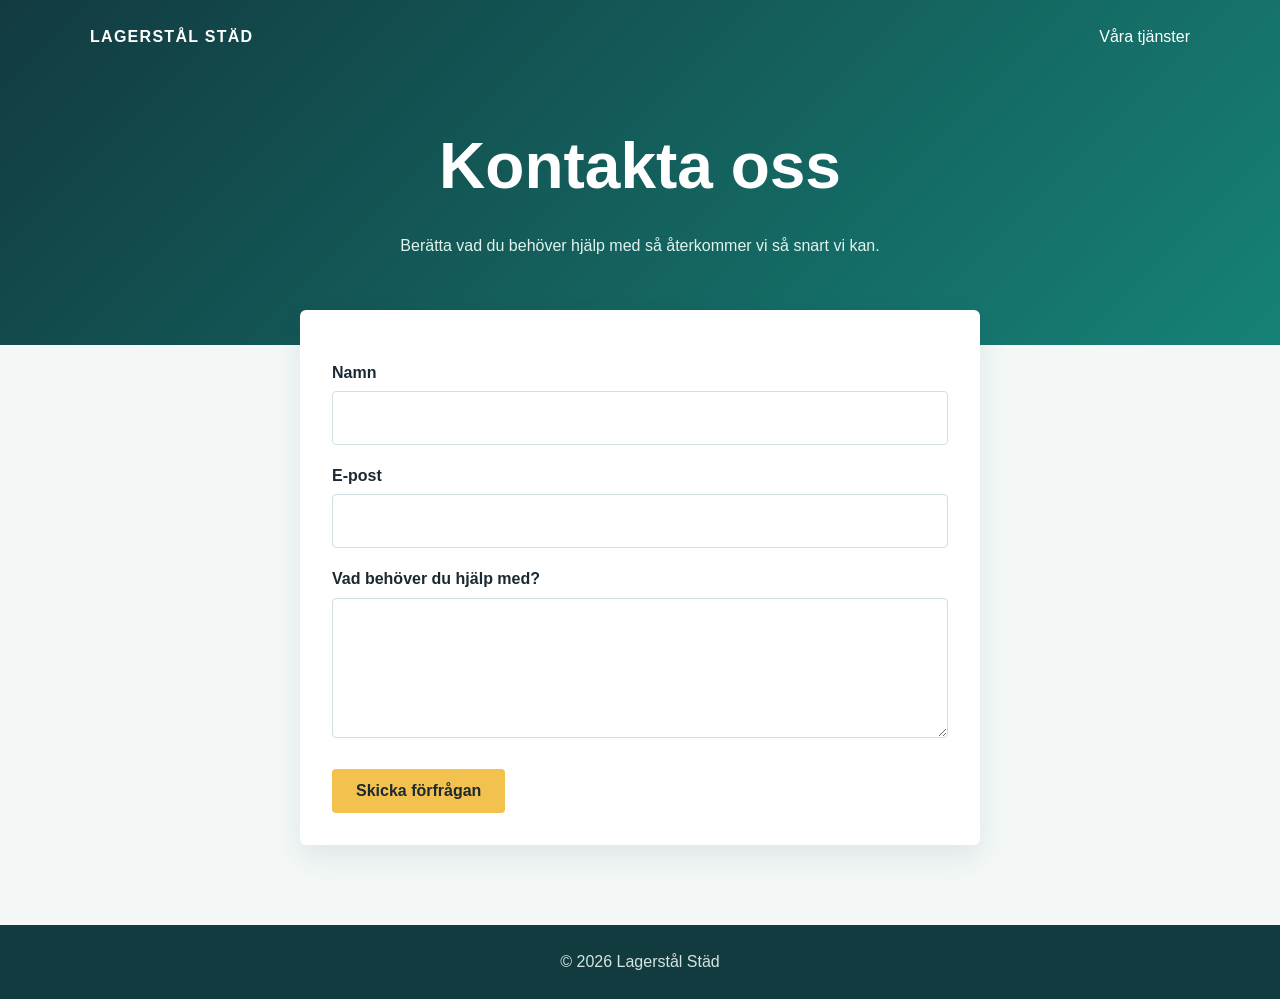
<file: min första hemsida/städ/kontakt.html>
<!DOCTYPE html>
<html lang="sv">
<head>
  <meta charset="UTF-8">
  <meta name="viewport" content="width=device-width, initial-scale=1.0">
  <title>Kontakta Lagerstål Städ</title>
  <style>
    :root { --ink: #1b2933; --muted: #64747d; --paper: #f3f8f7; --white: #fff; --teal: #168277; --dark: #123b40; --yellow: #f2c14e; }
    * { box-sizing: border-box; }
    body { margin: 0; color: var(--ink); font-family: Arial, sans-serif; background: var(--paper); line-height: 1.6; }
    header { padding: 24px 20px 70px; color: var(--white); text-align: center; background: linear-gradient(135deg, #123b40, #168277); }
    nav { display: flex; max-width: 1100px; margin: 0 auto 65px; align-items: center; justify-content: space-between; }
    nav a { color: var(--white); text-decoration: none; }
    .brand { font-weight: 700; letter-spacing: .08em; text-transform: uppercase; }
    h1 { margin: 0; font-size: clamp(2.3rem, 5vw, 4rem); }
    header p { color: #e1f3ef; }
    main { max-width: 720px; margin: -35px auto 0; padding: 0 20px 80px; }
    form { padding: 32px; border-radius: 6px; background: var(--white); box-shadow: 0 12px 28px rgba(18, 59, 64, .09); }
    label { display: block; margin: 18px 0 6px; font-weight: 700; }
    input, textarea { width: 100%; padding: 13px; border: 1px solid #cfe1de; border-radius: 4px; font: inherit; }
    textarea { min-height: 140px; resize: vertical; }
    button { margin-top: 24px; padding: 13px 24px; border: 0; border-radius: 4px; color: var(--ink); background: var(--yellow); font-weight: 700; font-size: 1rem; cursor: pointer; }
    button:hover { background: #ffd86d; }
    footer { padding: 24px; color: #d6e4e2; text-align: center; background: var(--dark); }
    footer p { margin: 0; }
  </style>
</head>
<body>
  <header>
    <nav aria-label="Huvudmeny">
      <a class="brand" href="index.html">Lagerstål Städ</a>
      <a href="tjanster.html">Våra tjänster</a>
    </nav>
    <h1>Kontakta oss</h1>
    <p>Berätta vad du behöver hjälp med så återkommer vi så snart vi kan.</p>
  </header>

  <main>
    <form action="mailto:kontakt@lagerstalstad.se" method="post" enctype="text/plain">
      <label for="name">Namn</label>
      <input id="name" name="name" type="text" required>

      <label for="email">E-post</label>
      <input id="email" name="email" type="email" required>

      <label for="message">Vad behöver du hjälp med?</label>
      <textarea id="message" name="message" required></textarea>

      <button type="submit">Skicka förfrågan</button>
    </form>
  </main>

  <footer><p>&copy; 2026 Lagerstål Städ</p></footer>
</body>
</html>
</file>
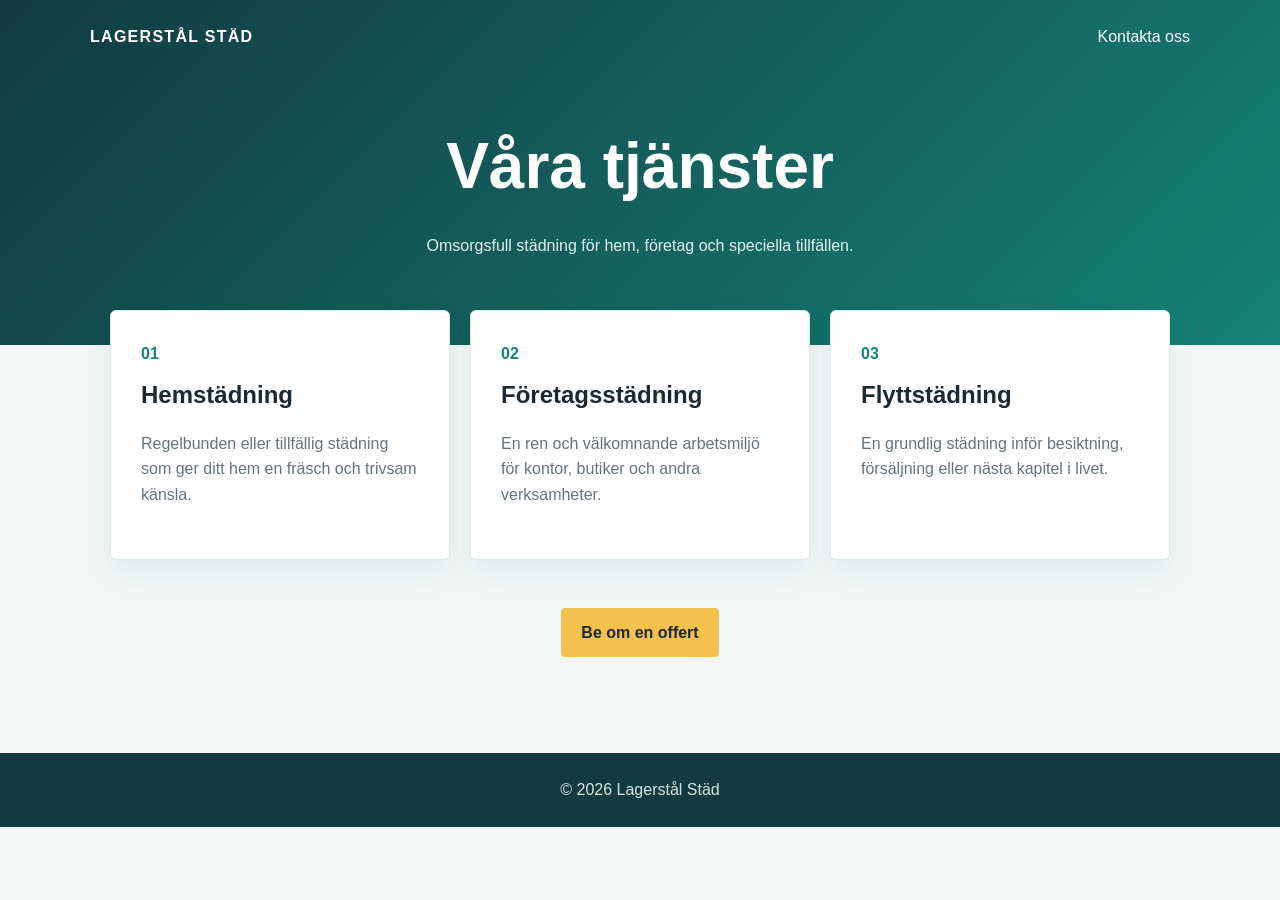
<file: min första hemsida/städ/tjanster.html>
<!DOCTYPE html>
<html lang="sv">
<head>
  <meta charset="UTF-8">
  <meta name="viewport" content="width=device-width, initial-scale=1.0">
  <title>Lagerstål Städ | Våra tjänster</title>
  <style>
    :root { --ink: #1b2933; --muted: #64747d; --paper: #f3f8f7; --white: #fff; --teal: #168277; --dark: #123b40; --yellow: #f2c14e; --line: #dce9e6; }
    * { box-sizing: border-box; }
    body { margin: 0; color: var(--ink); font-family: Arial, sans-serif; background: var(--paper); line-height: 1.6; }
    header { padding: 24px 20px 70px; color: var(--white); text-align: center; background: linear-gradient(135deg, #123b40, #168277); }
    nav { display: flex; max-width: 1100px; margin: 0 auto 65px; align-items: center; justify-content: space-between; }
    nav a { color: var(--white); text-decoration: none; }
    .brand { font-weight: 700; letter-spacing: .08em; text-transform: uppercase; }
    h1 { margin: 0; font-size: clamp(2.3rem, 5vw, 4rem); }
    header p { color: #e1f3ef; }
    main { max-width: 1100px; margin: -35px auto 0; padding: 0 20px 80px; }
    .services { display: grid; grid-template-columns: repeat(3, 1fr); gap: 20px; }
    .card { min-height: 250px; padding: 30px; border: 1px solid var(--line); border-radius: 6px; background: var(--white); box-shadow: 0 12px 28px rgba(18, 59, 64, .08); }
    .number { color: var(--teal); font-weight: 700; }
    h2 { margin: 10px 0; }
    .card p { color: var(--muted); }
    .contact-link { display: inline-block; margin-top: 12px; padding: 12px 20px; border-radius: 4px; color: var(--ink); background: var(--yellow); font-weight: 700; text-decoration: none; }
    footer { padding: 24px; color: #d6e4e2; text-align: center; background: var(--dark); }
    footer p { margin: 0; }
    @media (max-width: 700px) { .services { grid-template-columns: 1fr; } }
  </style>
</head>
<body>
  <header>
    <nav aria-label="Huvudmeny">
      <a class="brand" href="index.html">Lagerstål Städ</a>
      <a href="kontakt.html">Kontakta oss</a>
    </nav>
    <h1>Våra tjänster</h1>
    <p>Omsorgsfull städning för hem, företag och speciella tillfällen.</p>
  </header>

  <main>
    <section class="services" aria-label="Lagerstål Städs tjänster">
      <article class="card">
        <span class="number">01</span>
        <h2>Hemstädning</h2>
        <p>Regelbunden eller tillfällig städning som ger ditt hem en fräsch och trivsam känsla.</p>
      </article>
      <article class="card">
        <span class="number">02</span>
        <h2>Företagsstädning</h2>
        <p>En ren och välkomnande arbetsmiljö för kontor, butiker och andra verksamheter.</p>
      </article>
      <article class="card">
        <span class="number">03</span>
        <h2>Flyttstädning</h2>
        <p>En grundlig städning inför besiktning, försäljning eller nästa kapitel i livet.</p>
      </article>
    </section>
    <p style="text-align: center; margin-top: 36px;"><a class="contact-link" href="kontakt.html">Be om en offert</a></p>
  </main>

  <footer><p>&copy; 2026 Lagerstål Städ</p></footer>
</body>
</html>
</file>
<file: min första hemsida/restaurang/styles.css>
:root {
  --ink: #2b211d;
  --muted: #76655d;
  --paper: #f8f1e8;
  --cream: #fffaf2;
  --rust: #a7472b;
  --rust-dark: #7d3021;
  --gold: #c99748;
  --line: #e7d8c5;
}

* { box-sizing: border-box; }
html { scroll-behavior: smooth; }
body { margin: 0; color: var(--ink); background: var(--paper); font-family: Georgia, 'Times New Roman', serif; line-height: 1.6; }
a { color: inherit; }
.site-header { padding: 22px 5vw 100px; color: var(--cream); background: linear-gradient(110deg, rgba(43,33,29,.96), rgba(106,49,35,.88)), url('https://images.unsplash.com/photo-1515003197210-e0cd71810b5f?auto=format&fit=crop&w=1800&q=85') center/cover; }
nav { display: flex; max-width: 1180px; margin: 0 auto 110px; align-items: center; justify-content: space-between; gap: 24px; }
.brand { font-size: 1.3rem; font-weight: 700; letter-spacing: .08em; text-decoration: none; text-transform: uppercase; }
.nav-links { display: flex; gap: 28px; font-family: Arial, sans-serif; font-size: .9rem; }
.nav-links a { color: #f7e8d2; text-decoration: none; }
.nav-links a:hover { color: #fff; }
.hero-content { max-width: 760px; margin: 0 auto; text-align: center; }
.eyebrow { color: #e7ba70; font-family: Arial, sans-serif; font-size: .75rem; font-weight: 700; letter-spacing: .18em; text-transform: uppercase; }
h1 { margin: 16px 0 20px; font-size: clamp(3.1rem, 8vw, 6.7rem); line-height: .95; font-weight: 400; }
.hero-content p { max-width: 560px; margin: 0 auto 32px; color: #f4dfc7; font-size: 1.2rem; }
.button { display: inline-block; padding: 13px 22px; border: 1px solid var(--gold); color: var(--cream); background: var(--rust); font-family: Arial, sans-serif; font-size: .9rem; font-weight: 700; text-decoration: none; }
.button:hover { background: var(--rust-dark); }
.button-light { margin-left: 10px; color: #f7e8d2; background: transparent; }
main { max-width: 1180px; margin: -48px auto 0; padding: 0 5vw 90px; }
.intro { display: grid; grid-template-columns: 1fr 1fr; gap: 28px; padding: 34px; background: var(--cream); }
.intro h2, .section-heading h1 { margin: 0; font-size: clamp(2rem, 4vw, 3.3rem); font-weight: 400; line-height: 1.05; }
.intro p { margin: 0; color: var(--muted); }
.section { padding-top: 78px; }
.section-heading { max-width: 650px; margin-bottom: 30px; }
.section-heading p { color: var(--muted); }
.menu-grid { display: grid; grid-template-columns: repeat(3, 1fr); gap: 18px; }
.menu-card { min-height: 240px; padding: 26px; border-top: 3px solid var(--gold); background: var(--cream); }
.menu-card h3 { margin: 8px 0; font-size: 1.5rem; font-weight: 400; }
.menu-card p { margin: 0; color: var(--muted); }
.price { color: var(--rust); font-family: Arial, sans-serif; font-size: .9rem; font-weight: 700; }
.callout { display: flex; margin-top: 48px; padding: 30px; align-items: center; justify-content: space-between; gap: 24px; color: var(--cream); background: var(--rust); }
.callout h2 { margin: 0; font-size: 1.8rem; font-weight: 400; }
footer { padding: 28px 5vw; color: #f2dfc7; background: #2b211d; font-family: Arial, sans-serif; font-size: .9rem; }
.footer-inner { display: flex; max-width: 1180px; margin: auto; justify-content: space-between; gap: 20px; }
.page-header { padding-bottom: 72px; }
.page-header nav { margin-bottom: 70px; }
.form-layout { display: grid; grid-template-columns: .8fr 1.2fr; gap: 28px; }
.info-panel, form { padding: 30px; background: var(--cream); }
.info-panel { border-top: 3px solid var(--gold); }
.info-panel h2 { margin-top: 0; font-size: 1.8rem; font-weight: 400; }
.info-panel p { color: var(--muted); }
.info-list { padding: 0; list-style: none; color: var(--muted); }
.info-list li { margin: 14px 0; }
label { display: block; margin: 15px 0 6px; font-family: Arial, sans-serif; font-size: .9rem; font-weight: 700; }
input, textarea, select { width: 100%; padding: 13px; border: 1px solid var(--line); color: var(--ink); background: #fffdf9; font: inherit; }
textarea { min-height: 130px; resize: vertical; }
button { margin-top: 20px; padding: 13px 22px; border: 0; color: var(--cream); background: var(--rust); font-family: Arial, sans-serif; font-weight: 700; cursor: pointer; }
button:hover { background: var(--rust-dark); }
@media (max-width: 720px) {
  .site-header { padding-bottom: 80px; }
  nav, .nav-links, .footer-inner, .callout { flex-wrap: wrap; }
  nav { margin-bottom: 80px; }
  .nav-links { gap: 14px; }
  .intro, .form-layout { grid-template-columns: 1fr; }
  .menu-grid { grid-template-columns: 1fr; }
  .button-light { margin-top: 12px; margin-left: 0; }
}
</file>
